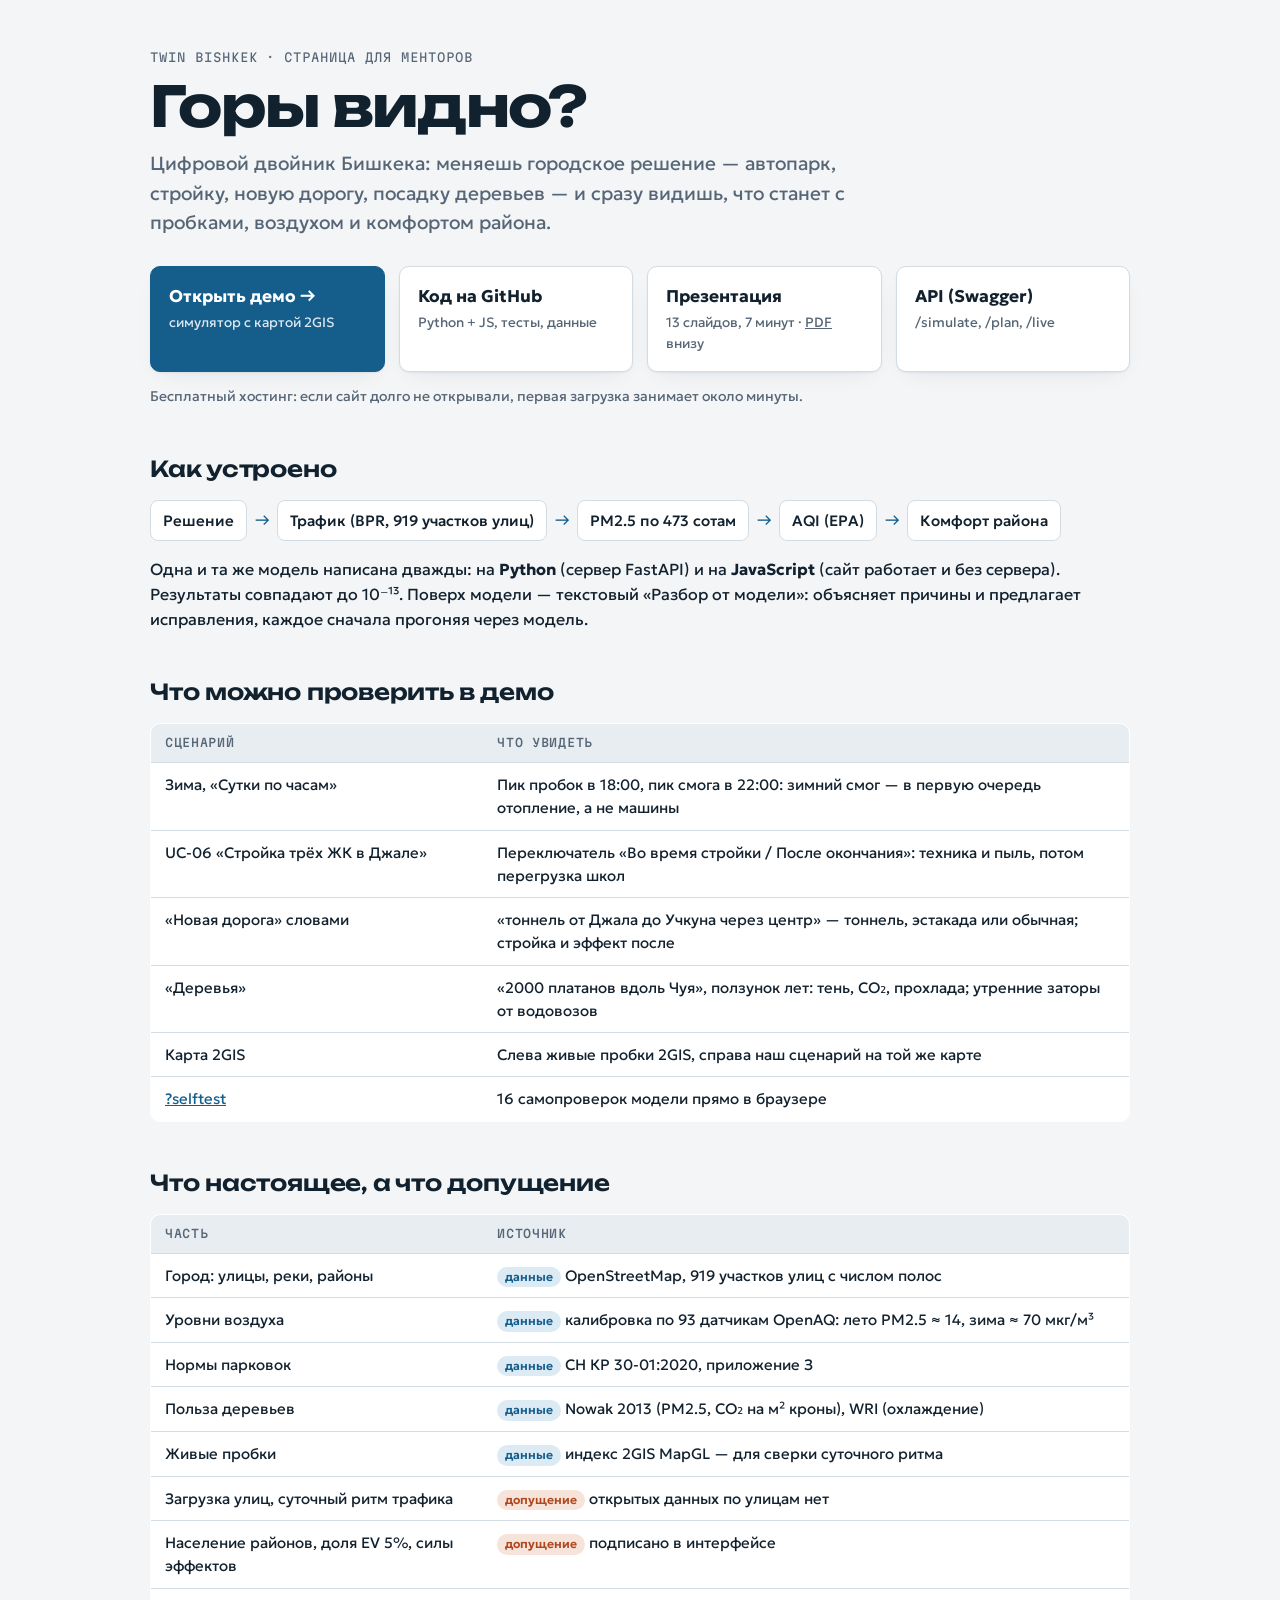
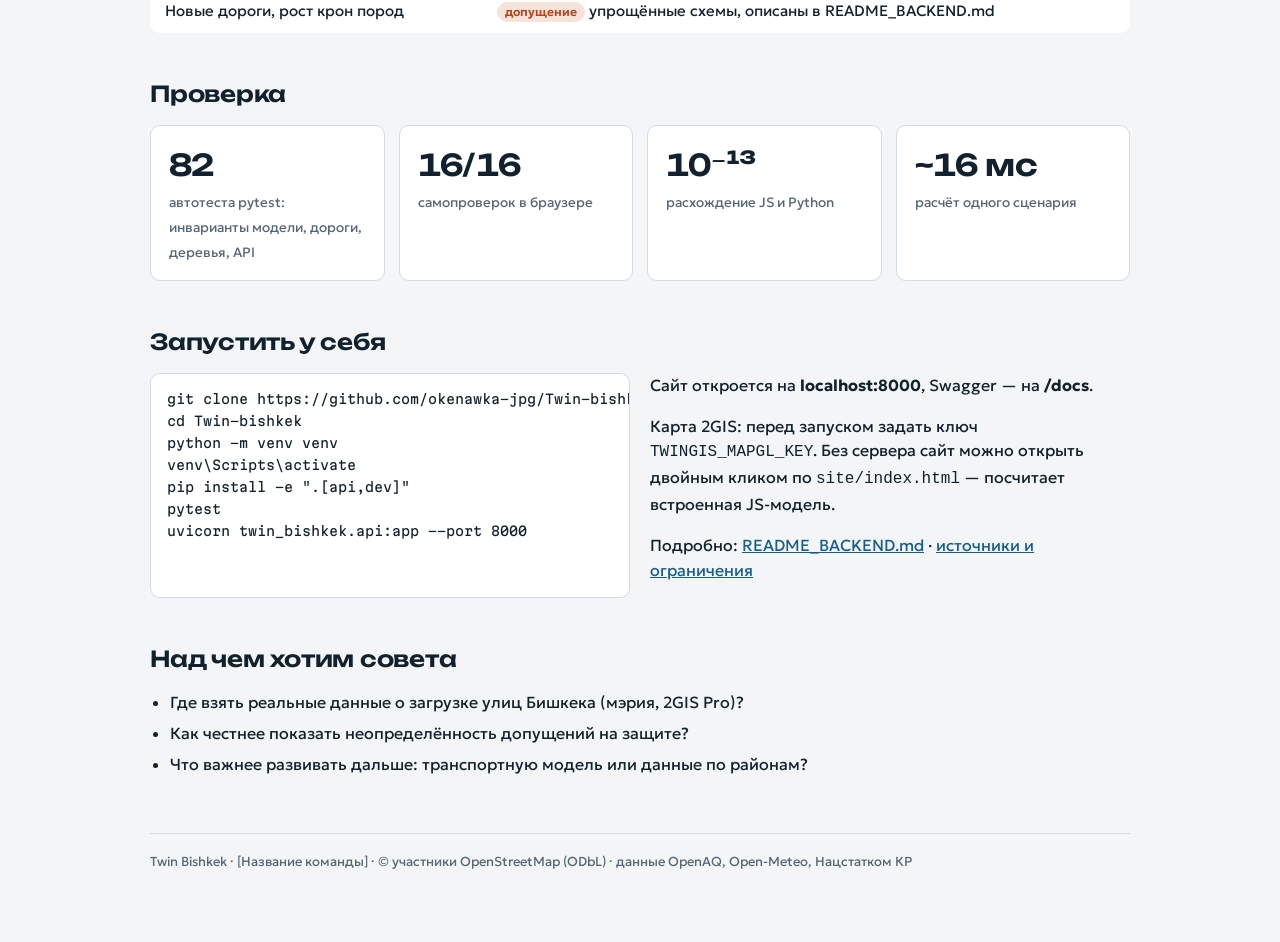
<file: site/mentors.html>
<!doctype html>
<html lang="ru">
<head>
<meta charset="utf-8">
<meta name="viewport" content="width=device-width, initial-scale=1">
<title>Twin Bishkek · для менторов</title>
<meta name="description" content="Всё о проекте Twin Bishkek на одной странице: демо, код, презентация, устройство модели, данные и ограничения.">
<link rel="preconnect" href="https://fonts.googleapis.com">
<link rel="preconnect" href="https://fonts.gstatic.com" crossorigin>
<link rel="stylesheet" href="https://fonts.googleapis.com/css2?family=Geologica:wght@300..700&family=Martian+Mono:wght@400;500&family=Unbounded:wght@400..800&display=swap">
<link rel="stylesheet" href="css/tokens.css">
<script>try { var t = localStorage.getItem('tb-theme'); if (t === 'light' || t === 'dark') document.documentElement.dataset.theme = t; } catch (e) {}</script>
<style>
  body { margin: 0; background: var(--bg); color: var(--text); font-family: var(--font-ui); font-size: 16px; line-height: 1.55; }
  .wrap { max-width: 980px; margin: 0 auto; padding: 48px 24px 72px; }
  .over { font-family: var(--font-mono); font-size: 12px; letter-spacing: .08em; text-transform: uppercase; color: var(--text-muted); margin: 0; }
  h1 { font-family: var(--font-display); font-weight: 700; font-size: clamp(36px, 6vw, 56px); line-height: 1.05; letter-spacing: -.03em; margin: 10px 0 14px; }
  h2 { font-family: var(--font-display); font-weight: 600; font-size: 22px; letter-spacing: -.01em; margin: 44px 0 14px; }
  .lead { font-size: 19px; color: var(--text-muted); max-width: 720px; margin: 0; }
  a { color: var(--accent); }
  .links { display: grid; grid-template-columns: repeat(auto-fit, minmax(210px, 1fr)); gap: 14px; margin-top: 28px; }
  .link { display: flex; flex-direction: column; gap: 4px; padding: 16px 18px; border-radius: var(--r-card); background: var(--surface); border: 1px solid var(--line); text-decoration: none; color: var(--text); box-shadow: var(--shadow-1); }
  .link:hover { border-color: var(--accent); }
  .link b { font-size: 17px; }
  .link span { font-size: 13.5px; color: var(--text-muted); }
  .link--main { background: var(--accent); border-color: var(--accent); color: var(--on-accent); }
  .link--main span { color: var(--on-accent); opacity: .85; }
  .flow { display: flex; flex-wrap: wrap; align-items: center; gap: 8px; }
  .flow span { padding: 8px 12px; border-radius: 8px; background: var(--surface); border: 1px solid var(--line); font-weight: 500; font-size: 15px; }
  .flow i { color: var(--accent); font-style: normal; }
  table { width: 100%; border-collapse: collapse; font-size: 15px; background: var(--surface); border: 1px solid var(--line); border-radius: var(--r-card); overflow: hidden; }
  th, td { text-align: left; padding: 10px 14px; border-bottom: 1px solid var(--line); vertical-align: top; }
  th { font-family: var(--font-mono); font-size: 11.5px; font-weight: 500; letter-spacing: .06em; text-transform: uppercase; color: var(--text-muted); background: var(--sunken); }
  tr:last-child td { border-bottom: 0; }
  .num { font-variant-numeric: tabular-nums; }
  .stats { display: grid; grid-template-columns: repeat(auto-fit, minmax(170px, 1fr)); gap: 14px; }
  .stat { padding: 16px 18px; border-radius: var(--r-card); background: var(--surface); border: 1px solid var(--line); }
  .stat b { display: block; font-family: var(--font-display); font-size: 30px; font-weight: 600; letter-spacing: -.02em; }
  .stat span { font-size: 13.5px; color: var(--text-muted); }
  ul { padding-left: 20px; margin: 0; } li { margin-bottom: 6px; }
  pre { margin: 0; padding: 14px 16px; border-radius: var(--r-card); background: var(--surface); border: 1px solid var(--line); font-family: var(--font-mono); font-size: 13px; line-height: 1.7; overflow-x: auto; white-space: pre; }
  .cols { display: grid; grid-template-columns: repeat(auto-fit, minmax(280px, 1fr)); gap: 20px; }
  .note { font-size: 14px; color: var(--text-muted); }
  .tag { display: inline-block; padding: 1px 8px; border-radius: 999px; font-size: 12px; font-weight: 600; }
  .tag--real { background: var(--better-soft); color: var(--better); }
  .tag--demo { background: var(--worse-soft); color: var(--worse); }
  footer { margin-top: 56px; padding-top: 18px; border-top: 1px solid var(--line); font-size: 13px; color: var(--text-muted); }
</style>
</head>
<body>
<main class="wrap">
  <p class="over">Twin Bishkek · страница для менторов</p>
  <h1>Горы видно?</h1>
  <p class="lead">Цифровой двойник Бишкека: меняешь городское решение — автопарк, стройку, новую дорогу, посадку деревьев — и сразу видишь, что станет с пробками, воздухом и комфортом района.</p>

  <div class="links">
    <a class="link link--main" href="./#/sim"><b>Открыть демо →</b><span>симулятор с картой 2GIS</span></a>
    <a class="link" href="https://github.com/okenawka-jpg/Twin-bishkek" target="_blank" rel="noopener"><b>Код на GitHub</b><span>Python + JS, тесты, данные</span></a>
    <a class="link" href="presentation.html" target="_blank" rel="noopener"><b>Презентация</b><span>13 слайдов, 7 минут · <u>PDF</u> внизу</span></a>
    <a class="link" href="./docs" target="_blank" rel="noopener"><b>API (Swagger)</b><span>/simulate, /plan, /live</span></a>
  </div>
  <p class="note">Бесплатный хостинг: если сайт долго не открывали, первая загрузка занимает около минуты.</p>

  <h2>Как устроено</h2>
  <div class="flow"><span>Решение</span><i>→</i><span>Трафик (BPR, 919 участков улиц)</span><i>→</i><span>PM2.5 по 473 сотам</span><i>→</i><span>AQI (EPA)</span><i>→</i><span>Комфорт района</span></div>
  <p>Одна и та же модель написана дважды: на <b>Python</b> (сервер FastAPI) и на <b>JavaScript</b> (сайт работает и без сервера). Результаты совпадают до 10⁻¹³. Поверх модели — текстовый «Разбор от модели»: объясняет причины и предлагает исправления, каждое сначала прогоняя через модель.</p>

  <h2>Что можно проверить в демо</h2>
  <table>
    <tr><th style="width:34%">Сценарий</th><th>Что увидеть</th></tr>
    <tr><td>Зима, «Сутки по часам»</td><td>Пик пробок в 18:00, пик смога в 22:00: зимний смог — в первую очередь отопление, а не машины</td></tr>
    <tr><td>UC-06 «Стройка трёх ЖК в Джале»</td><td>Переключатель «Во время стройки / После окончания»: техника и пыль, потом перегрузка школ</td></tr>
    <tr><td>«Новая дорога» словами</td><td>«тоннель от Джала до Учкуна через центр» — тоннель, эстакада или обычная; стройка и эффект после</td></tr>
    <tr><td>«Деревья»</td><td>«2000 платанов вдоль Чуя», ползунок лет: тень, CO₂, прохлада; утренние заторы от водовозов</td></tr>
    <tr><td>Карта 2GIS</td><td>Слева живые пробки 2GIS, справа наш сценарий на той же карте</td></tr>
    <tr><td><a href="./?selftest#/sim">?selftest</a></td><td>16 самопроверок модели прямо в браузере</td></tr>
  </table>

  <h2>Что настоящее, а что допущение</h2>
  <table>
    <tr><th style="width:34%">Часть</th><th>Источник</th></tr>
    <tr><td>Город: улицы, реки, районы</td><td><span class="tag tag--real">данные</span> OpenStreetMap, 919 участков улиц с числом полос</td></tr>
    <tr><td>Уровни воздуха</td><td><span class="tag tag--real">данные</span> калибровка по 93 датчикам OpenAQ: лето PM2.5 ≈ 14, зима ≈ 70 мкг/м³</td></tr>
    <tr><td>Нормы парковок</td><td><span class="tag tag--real">данные</span> СН КР 30-01:2020, приложение З</td></tr>
    <tr><td>Польза деревьев</td><td><span class="tag tag--real">данные</span> Nowak 2013 (PM2.5, CO₂ на м² кроны), WRI (охлаждение)</td></tr>
    <tr><td>Живые пробки</td><td><span class="tag tag--real">данные</span> индекс 2GIS MapGL — для сверки суточного ритма</td></tr>
    <tr><td>Загрузка улиц, суточный ритм трафика</td><td><span class="tag tag--demo">допущение</span> открытых данных по улицам нет</td></tr>
    <tr><td>Население районов, доля EV 5%, силы эффектов</td><td><span class="tag tag--demo">допущение</span> подписано в интерфейсе</td></tr>
    <tr><td>Новые дороги, рост крон пород</td><td><span class="tag tag--demo">допущение</span> упрощённые схемы, описаны в README_BACKEND.md</td></tr>
  </table>

  <h2>Проверка</h2>
  <div class="stats">
    <div class="stat"><b class="num">82</b><span>автотеста pytest: инварианты модели, дороги, деревья, API</span></div>
    <div class="stat"><b class="num">16/16</b><span>самопроверок в браузере</span></div>
    <div class="stat"><b class="num">10⁻¹³</b><span>расхождение JS и Python</span></div>
    <div class="stat"><b class="num">~16 мс</b><span>расчёт одного сценария</span></div>
  </div>

  <h2>Запустить у себя</h2>
  <div class="cols">
    <pre>git clone https://github.com/okenawka-jpg/Twin-bishkek
cd Twin-bishkek
python -m venv venv
venv\Scripts\activate
pip install -e ".[api,dev]"
pytest
uvicorn twin_bishkek.api:app --port 8000</pre>
    <div>
      <p style="margin-top:0">Сайт откроется на <b>localhost:8000</b>, Swagger — на <b>/docs</b>.</p>
      <p>Карта 2GIS: перед запуском задать ключ <code>TWINGIS_MAPGL_KEY</code>. Без сервера сайт можно открыть двойным кликом по <code>site/index.html</code> — посчитает встроенная JS-модель.</p>
      <p>Подробно: <a href="https://github.com/okenawka-jpg/Twin-bishkek/blob/main/README_BACKEND.md" target="_blank" rel="noopener">README_BACKEND.md</a> · <a href="https://github.com/okenawka-jpg/Twin-bishkek/tree/main/docs" target="_blank" rel="noopener">источники и ограничения</a></p>
    </div>
  </div>

  <h2>Над чем хотим совета</h2>
  <ul>
    <li>Где взять реальные данные о загрузке улиц Бишкека (мэрия, 2GIS Pro)?</li>
    <li>Как честнее показать неопределённость допущений на защите?</li>
    <li>Что важнее развивать дальше: транспортную модель или данные по районам?</li>
  </ul>

  <footer>Twin Bishkek · [Название команды] · © участники OpenStreetMap (ODbL) · данные OpenAQ, Open-Meteo, Нацстатком КР</footer>
</main>
</body>
</html>
</file>
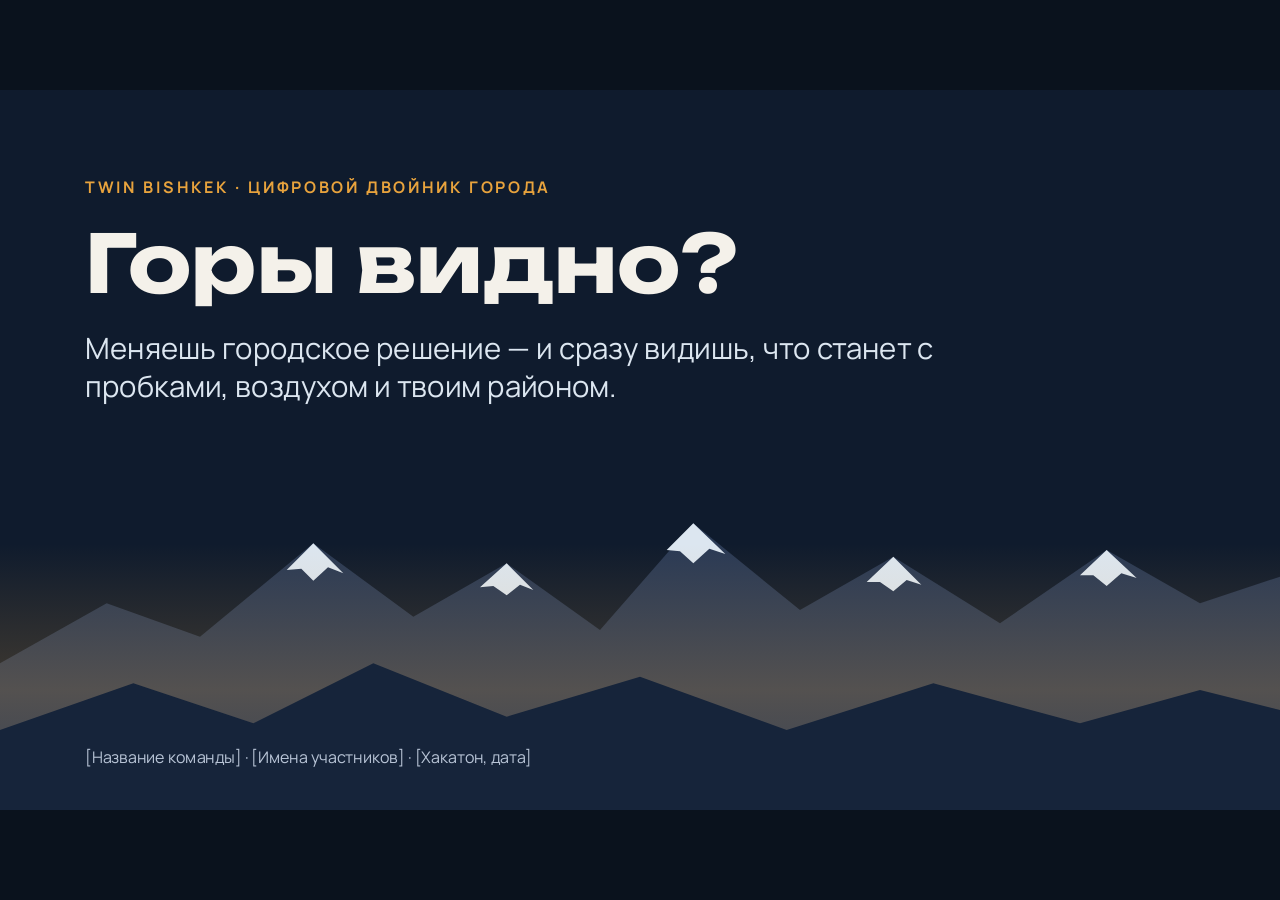
<file: site/presentation.html>
<!doctype html>
<html lang="ru">
<head>
<meta charset="utf-8">
<meta name="viewport" content="width=device-width, initial-scale=1">
<title>Twin Bishkek — презентация</title>
<style>
  /* шрифты лежат на сайте (Google Fonts, лицензия OFL): презентация и PDF не зависят от внешних серверов */
  @font-face { font-family: 'Unbounded'; font-weight: 400 800; font-display: block; src: url(fonts/unbounded-cyrillic.woff2) format('woff2'); unicode-range: U+0301, U+0400-045F, U+0490-0491, U+04B0-04B1, U+2116; }
  @font-face { font-family: 'Unbounded'; font-weight: 400 800; font-display: block; src: url(fonts/unbounded-latin.woff2) format('woff2'); unicode-range: U+0000-00FF, U+0131, U+0152-0153, U+02BB-02BC, U+02C6, U+02DA, U+02DC, U+0304, U+0308, U+0329, U+2000-206F, U+20AC, U+2122, U+2191, U+2193, U+2212, U+2215, U+FEFF, U+FFFD; }
  @font-face { font-family: 'Manrope'; font-weight: 400 800; font-display: block; src: url(fonts/manrope-cyrillic.woff2) format('woff2'); unicode-range: U+0301, U+0400-045F, U+0490-0491, U+04B0-04B1, U+2116; }
  @font-face { font-family: 'Manrope'; font-weight: 400 800; font-display: block; src: url(fonts/manrope-latin.woff2) format('woff2'); unicode-range: U+0000-00FF, U+0131, U+0152-0153, U+02BB-02BC, U+02C6, U+02DA, U+02DC, U+0304, U+0308, U+0329, U+2000-206F, U+20AC, U+2122, U+2191, U+2193, U+2212, U+2215, U+FEFF, U+FFFD; }
  html, body { margin: 0; height: 100%; background: #0A121D; overflow: hidden; }
  .stage { position: fixed; inset: 0; }
  .deck { width: 1920px; height: 1080px; position: absolute; left: 50%; top: 50%; transform-origin: center center; }
  .deck > section { position: absolute; inset: 0; width: 1920px; height: 1080px; box-sizing: border-box; overflow: hidden; visibility: hidden; }
  .deck > section.on { visibility: visible; }
  .deck section * { margin: 0; box-sizing: border-box; }
  .deck section ul { padding-left: 1.2em; }
  .deck section table { width: 100%; border-collapse: collapse; }
  .deck section th, .deck section td { padding: .35em .6em; border-bottom: 1px solid rgba(128,140,160,.35); }
  .bar { position: fixed; left: 0; right: 0; bottom: 0; display: flex; justify-content: center; align-items: center; gap: 14px; padding: 10px; font: 14px/1 Manrope, Arial, sans-serif; color: #B8C4D6; opacity: .0; transition: opacity .2s; }
  body:hover .bar { opacity: .9; }
  .bar button { font: inherit; color: #F4F1EA; background: #18283F; border: 1px solid #2A3A55; border-radius: 8px; padding: 8px 14px; cursor: pointer; }
  .bar a { color: #E8A33D; }
  @page { size: 1920px 1080px; margin: 0; }
  @media print {
    html, body { overflow: visible; height: auto; background: none; }
    .stage { position: static; display: block; }
    .deck { transform: none !important; position: static; width: auto; height: auto; }
    .deck > section { position: relative; visibility: visible; break-after: page; page-break-after: always; }
    .bar { display: none; }
  }
</style>
</head>
<body>
<div class="stage"><div class="deck" id="deck">
<section id="cover" data-transition="fade" style="background:#0F1B2D;color:#F4F1EA;font-family:'Manrope', Arial, sans-serif;padding:128px;display:flex;flex-direction:column;justify-content:flex-start;gap:36px">
<svg aria-label="Силуэт гор Ала-Тоо в янтарной дымке смога" style="position:absolute;left:0;top:560px;width:1920px;height:520px" width="1920" height="520" viewBox="0 0 1920 520"><defs><linearGradient id="haze" x1="0" y1="0" x2="0" y2="1"><stop offset="0" stop-color="#E8A33D" stop-opacity="0"/><stop offset="0.55" stop-color="#E8A33D" stop-opacity="0.22"/><stop offset="1" stop-color="#E8A33D" stop-opacity="0.05"/></linearGradient></defs><path d="M0 520 L0 300 L160 210 L300 260 L470 120 L620 230 L760 150 L900 250 L1040 90 L1200 220 L1340 140 L1500 240 L1660 130 L1800 210 L1920 170 L1920 520 Z" fill="#2A3A55"/><path d="M430 160 L470 120 L515 165 L492 156 L470 176 L452 158 Z" fill="#DCE6F0"/><path d="M1000 130 L1040 90 L1088 136 L1064 128 L1040 150 L1020 132 Z" fill="#DCE6F0"/><path d="M1300 178 L1340 140 L1382 182 L1360 175 L1340 192 L1320 178 Z" fill="#DCE6F0"/><path d="M1620 168 L1660 130 L1705 172 L1682 165 L1660 184 L1640 168 Z" fill="#DCE6F0"/><path d="M720 186 L760 150 L800 190 L780 182 L760 198 L740 184 Z" fill="#DCE6F0"/><rect x="0" y="120" width="1920" height="400" fill="url(#haze)"/><path d="M0 520 L0 400 L200 330 L380 390 L560 300 L760 380 L960 320 L1180 400 L1400 330 L1620 390 L1800 340 L1920 370 L1920 520 Z" fill="#16243A"/></svg>
<p style="font-size:24px;font-weight:700;letter-spacing:4px;text-transform:uppercase;color:#E8A33D">Twin Bishkek · цифровой двойник города</p>
<h1 style="font-family:'Unbounded', Arial, sans-serif;font-size:120px;font-weight:700;line-height:1.05;color:#F4F1EA">Горы видно?</h1>
<p style="font-size:44px;line-height:1.3;color:#DCE6F0;width:1300px">Меняешь городское решение — и сразу видишь, что станет с пробками, воздухом и твоим районом.</p>
<p style="position:absolute;left:128px;bottom:64px;width:1664px;font-size:24px;color:#B8C4D6">[Название команды] · [Имена участников] · [Хакатон, дата]</p>

</section>
<section id="problem" data-transition="fade" style="background:#F4F1EA;color:#0F1B2D;font-family:'Manrope', Arial, sans-serif;padding:128px 128px 160px;display:flex;flex-direction:column;gap:48px">
<p style="font-size:24px;font-weight:700;letter-spacing:4px;text-transform:uppercase;color:#A85A12">Проблема</p>
<h2 style="font-family:'Unbounded', Arial, sans-serif;font-size:56px;font-weight:700;line-height:1.15;color:#0F1B2D">Зимой Бишкек тонет в смоге, а город принимает решения вслепую</h2>
<div style="display:flex;gap:32px">
<div style="flex:1;display:flex;flex-direction:column;gap:12px;background:#FFFDF8;border:1px solid #E2DDD2;border-radius:24px;padding:40px">
<p style="font-family:'Unbounded', Arial, sans-serif;font-size:96px;font-weight:700;line-height:1;color:#1F7A70">14</p>
<p style="font-size:32px;font-weight:700">мкг/м³ PM2.5 летом</p>
<p style="font-size:24px;color:#4A5568">AQI 59 — «умеренно», горы видно</p>
</div>
<div style="flex:1;display:flex;flex-direction:column;gap:12px;background:#0F1B2D;border-radius:24px;padding:40px">
<p style="font-family:'Unbounded', Arial, sans-serif;font-size:96px;font-weight:700;line-height:1;color:#E8A33D">70</p>
<p style="font-size:32px;font-weight:700;color:#F4F1EA">мкг/м³ PM2.5 зимой</p>
<p style="font-size:24px;color:#B8C4D6">AQI 160 — «вредно», в 5 раз грязнее лета</p>
</div>
<div style="flex:1.2;display:flex;flex-direction:column;justify-content:center;gap:16px;padding:8px 0 8px 16px">
<p style="font-size:32px;line-height:1.35;font-weight:700">Новый ЖК, дорога, вырубка или квота на машины меняют пробки и воздух.</p>
<p style="font-size:28px;line-height:1.4;color:#4A5568">Но увидеть последствия заранее сейчас негде: решения принимают на глаз.</p>
</div>
</div>
<p style="position:absolute;left:128px;bottom:64px;width:1664px;font-size:24px;color:#4A5568">02 · Наземные датчики OpenAQ: 93 датчика, ~192 тыс. часовых значений</p>

</section>
<section id="cascade" data-transition="fade" style="background:#0F1B2D;color:#F4F1EA;font-family:'Manrope', Arial, sans-serif;padding:128px 128px 160px;display:flex;flex-direction:column;gap:56px">
<p style="font-size:24px;font-weight:700;letter-spacing:4px;text-transform:uppercase;color:#E8A33D">Идея</p>
<h2 style="font-family:'Unbounded', Arial, sans-serif;font-size:56px;font-weight:700;line-height:1.15">Одна цепочка от решения до твоего района</h2>
<div style="display:flex;align-items:center;gap:16px">
<div style="flex:1;display:flex;flex-direction:column;gap:12px;background:#E8A33D;border-radius:20px;padding:32px 24px">
<p style="font-size:32px;font-weight:800;color:#0F1B2D">Решение</p>
<p style="font-size:24px;line-height:1.35;color:#0F1B2D">машины, стройка, дорога, деревья</p>
</div>
<svg width="56" height="28" viewBox="0 0 56 28" aria-hidden="true" style="flex:none"><path d="M0 9h34V0l22 14-22 14v-9H0z" fill="#B8C4D6"/></svg>
<div style="flex:1;display:flex;flex-direction:column;gap:12px;background:#18283F;border:1px solid #2A3A55;border-radius:20px;padding:32px 24px">
<p style="font-size:32px;font-weight:800">Трафик</p>
<p style="font-size:24px;line-height:1.35;color:#B8C4D6">919 участков улиц из OSM</p>
</div>
<svg width="56" height="28" viewBox="0 0 56 28" aria-hidden="true" style="flex:none"><path d="M0 9h34V0l22 14-22 14v-9H0z" fill="#B8C4D6"/></svg>
<div style="flex:1;display:flex;flex-direction:column;gap:12px;background:#18283F;border:1px solid #2A3A55;border-radius:20px;padding:32px 24px">
<p style="font-size:32px;font-weight:800">PM2.5</p>
<p style="font-size:24px;line-height:1.35;color:#B8C4D6">выхлоп и отопление по сотам</p>
</div>
<svg width="56" height="28" viewBox="0 0 56 28" aria-hidden="true" style="flex:none"><path d="M0 9h34V0l22 14-22 14v-9H0z" fill="#B8C4D6"/></svg>
<div style="flex:1;display:flex;flex-direction:column;gap:12px;background:#18283F;border:1px solid #2A3A55;border-radius:20px;padding:32px 24px">
<p style="font-size:32px;font-weight:800">AQI</p>
<p style="font-size:24px;line-height:1.35;color:#B8C4D6">шкала EPA, видно ли горы</p>
</div>
<svg width="56" height="28" viewBox="0 0 56 28" aria-hidden="true" style="flex:none"><path d="M0 9h34V0l22 14-22 14v-9H0z" fill="#B8C4D6"/></svg>
<div style="flex:1;display:flex;flex-direction:column;gap:12px;background:#3FB6A8;border-radius:20px;padding:32px 24px">
<p style="font-size:32px;font-weight:800;color:#0F1B2D">Район</p>
<p style="font-size:24px;line-height:1.35;color:#0F1B2D">комфорт, школы, зелень</p>
</div>
</div>
<p style="font-size:32px;line-height:1.4;color:#DCE6F0;width:1500px">Сценарий считается за миллисекунды — двигаешь ползунок, и карта из 473 сот, панорама гор и текстовый разбор меняются сразу.</p>
<p style="position:absolute;left:128px;bottom:64px;width:1664px;font-size:24px;color:#B8C4D6">03 · Twin Bishkek</p>

</section>
<section id="levers" data-transition="fade" style="background:#F4F1EA;color:#0F1B2D;font-family:'Manrope', Arial, sans-serif;padding:128px 128px 160px;display:flex;flex-direction:column;gap:48px">
<p style="font-size:24px;font-weight:700;letter-spacing:4px;text-transform:uppercase;color:#A85A12">Что можно поменять</p>
<h2 style="font-family:'Unbounded', Arial, sans-serif;font-size:56px;font-weight:700;line-height:1.15">Любое решение города — и его последствия</h2>
<div style="display:grid;grid-template-columns:1fr 1fr 1fr;gap:24px">
<div style="display:flex;flex-direction:column;gap:10px;background:#FFFDF8;border:1px solid #E2DDD2;border-radius:20px;padding:32px">
<p style="font-size:24px;font-weight:800;color:#A85A12">01</p>
<p style="font-size:32px;font-weight:800">Машины</p>
<p style="font-size:24px;line-height:1.35;color:#4A5568">рост автопарка, доля электромобилей</p>
</div>
<div style="display:flex;flex-direction:column;gap:10px;background:#FFFDF8;border:1px solid #E2DDD2;border-radius:20px;padding:32px">
<p style="font-size:24px;font-weight:800;color:#A85A12">02</p>
<p style="font-size:32px;font-weight:800">Застройка</p>
<p style="font-size:24px;line-height:1.35;color:#4A5568">ЖК, ТЦ, парк: во время стройки и после, парковки по СН КР</p>
</div>
<div style="display:flex;flex-direction:column;gap:10px;background:#FFFDF8;border:1px solid #E2DDD2;border-radius:20px;padding:32px">
<p style="font-size:24px;font-weight:800;color:#A85A12">03</p>
<p style="font-size:32px;font-weight:800">Новая дорога</p>
<p style="font-size:24px;line-height:1.35;color:#4A5568">тоннель, эстакада или обычная — кликами по карте или словами</p>
</div>
<div style="display:flex;flex-direction:column;gap:10px;background:#FFFDF8;border:1px solid #E2DDD2;border-radius:20px;padding:32px">
<p style="font-size:24px;font-weight:800;color:#A85A12">04</p>
<p style="font-size:32px;font-weight:800">Деревья</p>
<p style="font-size:24px;line-height:1.35;color:#4A5568">9 пород, количество, сколько лет прошло после посадки</p>
</div>
<div style="display:flex;flex-direction:column;gap:10px;background:#FFFDF8;border:1px solid #E2DDD2;border-radius:20px;padding:32px">
<p style="font-size:24px;font-weight:800;color:#A85A12">05</p>
<p style="font-size:32px;font-weight:800">События</p>
<p style="font-size:24px;line-height:1.35;color:#4A5568">матч на «Бишкек Арене», ремонт моста, перекрытие улицы</p>
</div>
<div style="display:flex;flex-direction:column;gap:10px;background:#0F1B2D;border-radius:20px;padding:32px">
<p style="font-size:24px;font-weight:800;color:#E8A33D">06</p>
<p style="font-size:32px;font-weight:800;color:#F4F1EA">Время</p>
<p style="font-size:24px;line-height:1.35;color:#B8C4D6">час суток, сезон и план работ по месяцам</p>
</div>
</div>
<p style="position:absolute;left:128px;bottom:64px;width:1664px;font-size:24px;color:#4A5568">04 · Всё это — в одном экране «Симулятор»</p>

</section>
<section id="insight" data-transition="fade" style="background:#0F1B2D;color:#F4F1EA;font-family:'Manrope', Arial, sans-serif;padding:128px 128px 160px;display:flex;flex-direction:column;gap:48px">
<p style="font-size:24px;font-weight:700;letter-spacing:4px;text-transform:uppercase;color:#E8A33D">Находка модели · зима</p>
<h2 style="font-family:'Unbounded', Arial, sans-serif;font-size:56px;font-weight:700;line-height:1.15">Пробки и смог пикуют в разное время</h2>
<div style="display:flex;gap:32px">
<div style="flex:1;display:flex;flex-direction:column;gap:12px;background:#18283F;border:1px solid #2A3A55;border-radius:24px;padding:40px">
<p style="font-family:'Unbounded', Arial, sans-serif;font-size:96px;font-weight:700;line-height:1;color:#F4F1EA">18:00</p>
<p style="font-size:32px;font-weight:700">пик пробок</p>
<p style="font-size:28px;line-height:1.35;color:#B8C4D6">задержка в пути ~19 мин, центр красный</p>
</div>
<div style="flex:1;display:flex;flex-direction:column;gap:12px;background:#18283F;border:2px solid #E8A33D;border-radius:24px;padding:40px">
<p style="font-family:'Unbounded', Arial, sans-serif;font-size:96px;font-weight:700;line-height:1;color:#E8A33D">22:00</p>
<p style="font-size:32px;font-weight:700">пик смога</p>
<p style="font-size:28px;line-height:1.35;color:#B8C4D6">AQI 179 против 146 днём в 15:00 — а пробок уже нет</p>
</div>
</div>
<p style="font-size:36px;line-height:1.35;font-weight:700;color:#F4F1EA;width:1600px">Зимний смог — это прежде всего отопление и ночная инверсия. Одними мерами по машинам горы не вернуть.</p>
<p style="position:absolute;left:128px;bottom:64px;width:1664px;font-size:24px;color:#B8C4D6">05 · Ритм воздуха — реальные почасовые данные OpenAQ; ритм трафика — допущение</p>

</section>
<section id="build" data-transition="fade" style="background:#F4F1EA;color:#0F1B2D;font-family:'Manrope', Arial, sans-serif;padding:128px 128px 160px;display:flex;flex-direction:column;gap:48px">
<p style="font-size:24px;font-weight:700;letter-spacing:4px;text-transform:uppercase;color:#A85A12">Сценарий · три ЖК в Джале</p>
<h2 style="font-family:'Unbounded', Arial, sans-serif;font-size:56px;font-weight:700;line-height:1.15">Стройка и жизнь после неё — это два разных города</h2>
<div style="display:flex;gap:32px">
<div style="flex:1;display:flex;flex-direction:column;gap:16px;background:#FFFDF8;border-top:8px solid #E8A33D;border-radius:20px;padding:40px">
<p style="font-size:32px;font-weight:800">Во время стройки</p>
<p style="font-size:28px;line-height:1.4;color:#4A5568">Техника, сужение проезда, пыль. Жителей ещё нет.</p>
<p style="font-size:28px;line-height:1.4"><b>Задержка в Джале:</b> 7,5 → 10,3 мин</p>
<p style="font-size:28px;line-height:1.4"><b>AQI района:</b> 62 → 67</p>
</div>
<div style="flex:1;display:flex;flex-direction:column;gap:16px;background:#FFFDF8;border-top:8px solid #1F7A70;border-radius:20px;padding:40px">
<p style="font-size:32px;font-weight:800">После заселения</p>
<p style="font-size:28px;line-height:1.4;color:#4A5568">≈12 тыс. новых жителей и их машины.</p>
<p style="font-size:28px;line-height:1.4"><b>Задержка в Джале:</b> 12,3 мин</p>
<p style="font-size:28px;line-height:1.4"><b>Школы:</b> 98% → 110% · <b>комфорт:</b> 78 → 70</p>
</div>
</div>
<p style="font-size:28px;line-height:1.4;color:#4A5568;width:1600px">На сайте — переключатель «Во время стройки / После окончания» и план работ по месяцам. Нормы парковок — из СН КР 30-01:2020.</p>
<p style="position:absolute;left:128px;bottom:64px;width:1664px;font-size:24px;color:#4A5568">06 · Коэффициенты стройки — допущения модели</p>

</section>
<section id="road" data-transition="fade" style="background:#0F1B2D;color:#F4F1EA;font-family:'Manrope', Arial, sans-serif;padding:128px 128px 160px;display:flex;flex-direction:column;gap:44px">
<p style="font-size:24px;font-weight:700;letter-spacing:4px;text-transform:uppercase;color:#E8A33D">Сценарий · новая дорога запад — восток через центр</p>
<h2 style="font-family:'Unbounded', Arial, sans-serif;font-size:56px;font-weight:700;line-height:1.15">Тоннель, эстакада или обычная дорога?</h2>
<table style="font-size:32px;color:#F4F1EA;font-family:'Manrope', Arial, sans-serif">
<tr><th style="width:28%;text-align:left;color:#B8C4D6">Тип</th><th style="width:24%;text-align:right;color:#B8C4D6">Пока строят</th><th style="width:24%;text-align:right;color:#B8C4D6">После открытия</th><th style="width:24%;text-align:right;color:#B8C4D6">Воздух, AQI</th></tr>
<tr style="background:#18283F"><td style="text-align:left"><b>Тоннель</b></td><td style="text-align:right">+0,9 мин</td><td style="text-align:right;color:#3FB6A8">−1,8 мин</td><td style="text-align:right;color:#3FB6A8">−0,4</td></tr>
<tr><td style="text-align:left"><b>Эстакада</b></td><td style="text-align:right">+2,3 мин</td><td style="text-align:right;color:#3FB6A8">−1,8 мин</td><td style="text-align:right;color:#E8A33D">+0,5</td></tr>
<tr><td style="text-align:left"><b>Обычная</b></td><td style="text-align:right;color:#E8A33D">+3,2 мин</td><td style="text-align:right;color:#3FB6A8">−1,1 мин</td><td style="text-align:right;color:#E8A33D">+0,7</td></tr>
</table>
<p style="font-size:32px;line-height:1.4;color:#DCE6F0;width:1600px">В час пик 18:00 тоннель экономит <b>3,7 мин</b> на каждую поездку. Трассу рисуют кликами по карте или пишут словами: «тоннель от Джала до Учкуна через центр».</p>
<p style="position:absolute;left:128px;bottom:64px;width:1664px;font-size:24px;color:#B8C4D6">07 · Задержка — средняя по городу, лето; коэффициенты дорог — допущения модели</p>

</section>
<section id="trees" data-transition="fade" style="background:#F4F1EA;color:#0F1B2D;font-family:'Manrope', Arial, sans-serif;padding:128px 128px 160px;display:flex;flex-direction:column;gap:40px">
<p style="font-size:24px;font-weight:700;letter-spacing:4px;text-transform:uppercase;color:#A85A12">Сценарий · 2000 платанов вдоль проспекта Чуй</p>
<h2 style="font-family:'Unbounded', Arial, sans-serif;font-size:56px;font-weight:700;line-height:1.15">Деревья: польза растёт годами</h2>
<table style="font-size:32px;color:#0F1B2D;font-family:'Manrope', Arial, sans-serif">
<tr><th style="width:25%;text-align:left;color:#4A5568">Через</th><th style="width:20%;text-align:right;color:#4A5568">Крона</th><th style="width:30%;text-align:right;color:#4A5568">Тень</th><th style="width:25%;text-align:right;color:#4A5568">CO₂ в год</th></tr>
<tr><td style="text-align:left">посадили</td><td style="text-align:right">1,5 м</td><td style="text-align:right">3,5 тыс. м²</td><td style="text-align:right">3,6 т</td></tr>
<tr><td style="text-align:left">5 лет</td><td style="text-align:right">7,1 м</td><td style="text-align:right">80 тыс. м²</td><td style="text-align:right">82 т</td></tr>
<tr style="background:#E6EFE9"><td style="text-align:left"><b>15 лет</b></td><td style="text-align:right"><b>13,3 м</b></td><td style="text-align:right"><b>277 тыс. м²</b></td><td style="text-align:right"><b>285 т</b></td></tr>
</table>
<div style="display:flex;gap:32px">
<div style="flex:1;display:flex;flex-direction:column;gap:8px">
<p style="font-size:28px;font-weight:800">Честный вывод</p>
<p style="font-size:24px;line-height:1.4;color:#4A5568">AQI деревья почти не меняют — так говорят и исследования. Их сила — тень, прохлада, зелень на жителя и CO₂.</p>
</div>
<div style="flex:1;display:flex;flex-direction:column;gap:8px">
<p style="font-size:28px;font-weight:800">Цена молодости</p>
<p style="font-size:24px;line-height:1.4;color:#4A5568">~20 рейсов водовоза в неделю летом; утром у трассы местами заторы — модель их показывает.</p>
</div>
</div>
<p style="position:absolute;left:128px;bottom:64px;width:1664px;font-size:24px;color:#4A5568">08 · CO₂ и пыль на м² кроны — Nowak 2013; прохлада — WRI; рост крон пород — допущение</p>

</section>
<section id="explain" data-transition="fade" style="background:#0F1B2D;color:#F4F1EA;font-family:'Manrope', Arial, sans-serif;padding:128px 128px 160px;display:flex;flex-direction:column;gap:44px">
<p style="font-size:24px;font-weight:700;letter-spacing:4px;text-transform:uppercase;color:#E8A33D">Разбор от модели</p>
<h2 style="font-family:'Unbounded', Arial, sans-serif;font-size:56px;font-weight:700;line-height:1.15">Модель объясняет словами и предлагает, как исправить</h2>
<div style="display:flex;gap:32px">
<div style="flex:1.3;display:flex;flex-direction:column;gap:16px;background:#18283F;border-left:6px solid #E8A33D;border-radius:0 20px 20px 0;padding:36px">
<p style="font-size:24px;font-weight:800;color:#E8A33D">СЕЙЧАС · стройка обычной дороги</p>
<p style="font-size:26px;line-height:1.45;color:#DCE6F0">«Вдоль трассы перекопано и сужено. Для города: задержка +2,5 мин; сильнее всего задет Аламедин-1 (+4,7 мин).»</p>
<p style="font-size:24px;font-weight:800;color:#3FB6A8">ПОСЛЕ открытия</p>
<p style="font-size:26px;line-height:1.45;color:#DCE6F0">«Задержка −1,2 мин к сегодняшнему, дорога загружена на 88%.»</p>
</div>
<div style="flex:1;display:flex;flex-direction:column;gap:16px;background:#F4F1EA;border-radius:20px;padding:36px">
<p style="font-size:24px;font-weight:800;color:#A85A12">ЧТО МОЖНО СДЕЛАТЬ</p>
<p style="font-size:30px;line-height:1.3;font-weight:800;color:#0F1B2D">Сделать дорогу тоннелем</p>
<p style="font-size:26px;line-height:1.4;color:#1F7A70"><b>Проверено моделью:</b> задержка −1,7 мин</p>
<p style="font-size:24px;font-weight:700;color:#F4F1EA;background:#1F7A70;border-radius:12px;padding:10px 20px;align-self:flex-start">Применить</p>
</div>
</div>
<p style="font-size:28px;line-height:1.4;color:#B8C4D6;width:1600px">Каждый совет сначала прогоняется через модель: показываем только то, что реально помогает. Без выдумок — одинаково при каждом запуске.</p>
<p style="position:absolute;left:128px;bottom:64px;width:1664px;font-size:24px;color:#B8C4D6">09 · Тексты собираются по правилам из чисел модели</p>

</section>
<section id="data" data-transition="fade" style="background:#F4F1EA;color:#0F1B2D;font-family:'Manrope', Arial, sans-serif;padding:128px 128px 160px;display:flex;flex-direction:column;gap:48px">
<p style="font-size:24px;font-weight:700;letter-spacing:4px;text-transform:uppercase;color:#A85A12">Данные</p>
<h2 style="font-family:'Unbounded', Arial, sans-serif;font-size:56px;font-weight:700;line-height:1.15">Настоящий город и настоящие датчики</h2>
<div style="display:grid;grid-template-columns:1fr 1fr 1fr;gap:24px">
<div style="display:flex;flex-direction:column;gap:8px;background:#FFFDF8;border:1px solid #E2DDD2;border-radius:20px;padding:28px">
<p style="font-size:28px;font-weight:800">OpenAQ</p>
<p style="font-size:24px;line-height:1.35;color:#4A5568">93 датчика, ~192 тыс. часовых значений: калибровка лета и зимы</p>
</div>
<div style="display:flex;flex-direction:column;gap:8px;background:#FFFDF8;border:1px solid #E2DDD2;border-radius:20px;padding:28px">
<p style="font-size:28px;font-weight:800">OpenStreetMap</p>
<p style="font-size:24px;line-height:1.35;color:#4A5568">919 участков улиц с полосами, реки, мосты, 13 районов</p>
</div>
<div style="display:flex;flex-direction:column;gap:8px;background:#FFFDF8;border:1px solid #E2DDD2;border-radius:20px;padding:28px">
<p style="font-size:28px;font-weight:800">2GIS MapGL</p>
<p style="font-size:24px;line-height:1.35;color:#4A5568">живые пробки рядом с моделью, сверка суточного ритма</p>
</div>
<div style="display:flex;flex-direction:column;gap:8px;background:#FFFDF8;border:1px solid #E2DDD2;border-radius:20px;padding:28px">
<p style="font-size:28px;font-weight:800">Open-Meteo</p>
<p style="font-size:24px;line-height:1.35;color:#4A5568">погода; модель CAMS отвергли — зимой 20 вместо 83 мкг/м³</p>
</div>
<div style="display:flex;flex-direction:column;gap:8px;background:#FFFDF8;border:1px solid #E2DDD2;border-radius:20px;padding:28px">
<p style="font-size:28px;font-weight:800">СН КР 30-01:2020</p>
<p style="font-size:24px;line-height:1.35;color:#4A5568">нормы парковок для ЖК, ТЦ и развлечений</p>
</div>
<div style="display:flex;flex-direction:column;gap:8px;background:#FFFDF8;border:1px solid #E2DDD2;border-radius:20px;padding:28px">
<p style="font-size:28px;font-weight:800">Nowak 2013, WRI</p>
<p style="font-size:24px;line-height:1.35;color:#4A5568">пыль, CO₂ и прохлада от крон деревьев</p>
</div>
</div>
<p style="position:absolute;left:128px;bottom:64px;width:1664px;font-size:24px;color:#4A5568">10 · © участники OpenStreetMap (ODbL) · Данные Нацстаткома КР · OpenAQ · Open-Meteo</p>

</section>
<section id="trust" data-transition="fade" style="background:#E8A33D;color:#0F1B2D;font-family:'Manrope', Arial, sans-serif;padding:128px 128px 160px;display:flex;flex-direction:column;gap:56px">
<p style="font-size:24px;font-weight:700;letter-spacing:4px;text-transform:uppercase;color:#0F1B2D">Проверка</p>
<h2 style="font-family:'Unbounded', Arial, sans-serif;font-size:56px;font-weight:700;line-height:1.15">Модели можно верить — мы её проверяем</h2>
<div style="display:grid;grid-template-columns:1fr 1fr 1fr 1fr;gap:32px">
<div style="display:flex;flex-direction:column;gap:12px">
<p style="font-family:'Unbounded', Arial, sans-serif;font-size:96px;font-weight:700;line-height:1">82</p>
<p style="font-size:28px;line-height:1.35">автотеста на здравый смысл: EV не убирает пробки, стройка хуже, тоннель чище</p>
</div>
<div style="display:flex;flex-direction:column;gap:12px">
<p style="font-family:'Unbounded', Arial, sans-serif;font-size:96px;font-weight:700;line-height:1">16/16</p>
<p style="font-size:28px;line-height:1.35">самопроверок прямо в браузере</p>
</div>
<div style="display:flex;flex-direction:column;gap:12px">
<p style="font-family:'Unbounded', Arial, sans-serif;font-size:96px;font-weight:700;line-height:1">10⁻¹³</p>
<p style="font-size:28px;line-height:1.35">расхождение расчёта в браузере и на Python</p>
</div>
<div style="display:flex;flex-direction:column;gap:12px">
<p style="font-family:'Unbounded', Arial, sans-serif;font-size:96px;font-weight:700;line-height:1">~16</p>
<p style="font-size:28px;line-height:1.35">мс на сценарий — работает даже без интернета</p>
</div>
</div>
<p style="position:absolute;left:128px;bottom:64px;width:1664px;font-size:24px;color:#0F1B2D">11 · pytest + самопроверка ?selftest; калибровка: лето 14, зима 70 мкг/м³</p>

</section>
<section id="next" data-transition="fade" style="background:#F4F1EA;color:#0F1B2D;font-family:'Manrope', Arial, sans-serif;padding:128px 128px 160px;display:flex;flex-direction:column;gap:48px">
<p style="font-size:24px;font-weight:700;letter-spacing:4px;text-transform:uppercase;color:#A85A12">Честно</p>
<h2 style="font-family:'Unbounded', Arial, sans-serif;font-size:56px;font-weight:700;line-height:1.15">Что пока допущение — и что дальше</h2>
<div style="display:flex;gap:48px">
<div style="flex:1;display:flex;flex-direction:column;gap:20px">
<p style="font-size:32px;font-weight:800">Ограничения</p>
<ul style="font-size:28px;line-height:1.4;color:#4A5568">
<li>Пробки — расчёт модели, не замеры по каждой улице</li>
<li>Население районов, доля электромобилей, силы эффектов — допущения</li>
<li>Новые дороги — упрощённая схема без полного распределения поездок</li>
</ul>
</div>
<div style="flex:1;display:flex;flex-direction:column;gap:20px">
<p style="font-size:32px;font-weight:800;color:#1F7A70">Дальше</p>
<ul style="font-size:28px;line-height:1.4;color:#4A5568">
<li>2GIS: API живых пробок уже подключён, дальше — данные по каждой улице</li>
<li>Прогноз смога на сутки на сайте и модуль отопления на угле</li>
<li>Общественный транспорт, ИИ-ассистент и пилот с мэрией</li>
</ul>
</div>
</div>
<p style="position:absolute;left:128px;bottom:64px;width:1664px;font-size:24px;color:#4A5568">12 · Все допущения подписаны в интерфейсе и в docs/ИСТОЧНИКИ_И_ОГРАНИЧЕНИЯ.md</p>

</section>
<section id="close" data-transition="fade" style="background:#0F1B2D;color:#F4F1EA;font-family:'Manrope', Arial, sans-serif;padding:128px;display:flex;flex-direction:column;justify-content:flex-start;gap:36px">
<svg aria-label="Силуэт гор Ала-Тоо под чистым небом" style="position:absolute;left:0;top:560px;width:1920px;height:520px" width="1920" height="520" viewBox="0 0 1920 520"><path d="M0 520 L0 300 L160 210 L300 260 L470 120 L620 230 L760 150 L900 250 L1040 90 L1200 220 L1340 140 L1500 240 L1660 130 L1800 210 L1920 170 L1920 520 Z" fill="#3A5478"/><path d="M430 160 L470 120 L515 165 L492 156 L470 176 L452 158 Z" fill="#F4F1EA"/><path d="M1000 130 L1040 90 L1088 136 L1064 128 L1040 150 L1020 132 Z" fill="#F4F1EA"/><path d="M1300 178 L1340 140 L1382 182 L1360 175 L1340 192 L1320 178 Z" fill="#F4F1EA"/><path d="M1620 168 L1660 130 L1705 172 L1682 165 L1660 184 L1640 168 Z" fill="#F4F1EA"/><path d="M720 186 L760 150 L800 190 L780 182 L760 198 L740 184 Z" fill="#F4F1EA"/><path d="M0 520 L0 400 L200 330 L380 390 L560 300 L760 380 L960 320 L1180 400 L1400 330 L1620 390 L1800 340 L1920 370 L1920 520 Z" fill="#1F7A70"/></svg>
<p style="font-size:24px;font-weight:700;letter-spacing:4px;text-transform:uppercase;color:#3FB6A8">Twin Bishkek</p>
<h1 style="font-family:'Unbounded', Arial, sans-serif;font-size:96px;font-weight:700;line-height:1.1;width:1500px">Горы видно? Теперь это можно проверить до решения.</h1>
<p style="font-size:44px;color:#DCE6F0">Спасибо! Готовы показать любой ваш сценарий вживую.</p>
<p style="position:absolute;left:128px;bottom:64px;width:1664px;font-size:24px;color:#DCE6F0">Демо: twin-bishkek.onrender.com · Код: github.com/okenawka-jpg/Twin-bishkek</p>

</section>
</div></div>
<div class="bar"><button id="prev" aria-label="Назад">←</button><span id="num"></span><button id="next" aria-label="Вперёд">→</button><button id="fs">На весь экран</button><a href="presentation.pdf">PDF</a><a href="./">Сайт</a></div>
<script>
  const S = [...document.querySelectorAll('#deck > section')];
  let i = Math.max(0, Math.min(S.length - 1, (parseInt(location.hash.slice(1), 10) || 1) - 1));
  const fit = () => { const k = Math.min(innerWidth / 1920, innerHeight / 1080); document.getElementById('deck').style.transform = 'translate(-50%, -50%) scale(' + k + ')'; };
  const show = (n) => { i = Math.max(0, Math.min(S.length - 1, n)); S.forEach((s, j) => s.classList.toggle('on', j === i)); document.getElementById('num').textContent = (i + 1) + ' / ' + S.length; history.replaceState(null, '', '#' + (i + 1)); };
  addEventListener('resize', fit);
  addEventListener('keydown', (e) => {
    if (['ArrowRight', 'PageDown', ' ', 'Enter'].includes(e.key)) { e.preventDefault(); show(i + 1); }
    if (['ArrowLeft', 'PageUp', 'Backspace'].includes(e.key)) { e.preventDefault(); show(i - 1); }
    if (e.key === 'Home') show(0);
    if (e.key === 'End') show(S.length - 1);
    if (e.key === 'f') document.documentElement.requestFullscreen && document.documentElement.requestFullscreen();
  });
  document.getElementById('prev').onclick = () => show(i - 1);
  document.getElementById('next').onclick = () => show(i + 1);
  document.getElementById('fs').onclick = () => document.documentElement.requestFullscreen && document.documentElement.requestFullscreen();
  document.querySelector('.stage').addEventListener('click', (e) => { if (e.clientX > innerWidth / 2) show(i + 1); else show(i - 1); });
  fit(); show(i);
</script>
</body>
</html>
</file>
<file: site/css/tokens.css>
/* Twin Bishkek · дизайн-токены «Ала-Тоо».
   День — основная тема; Ночь включается по системе или кнопкой ☀/☾ (data-theme на <html>).
   Цвета шкалы AQI одинаковы в обеих темах и зарезервированы под данные. */

:root {
  /* Поверхности и текст — День */
  --bg: #F3F5F7;            /* Фирн */
  --surface: #FFFFFF;       /* Бумага */
  --sunken: #E8EDF1;        /* Туман */
  --line: #D3DCE3;          /* Линия */
  --line-input: #8494A3;    /* Риска: рамки полей, disabled */
  --text: #12212E;          /* Тушь */
  --text-muted: #566676;    /* Сланец */

  --accent: #155E8C;        /* Иссык-Куль */
  --accent-hover: #0F4C73;
  --accent-soft: #DCEAF4;   /* Лёд */
  --on-accent: #FFFFFF;

  --better: var(--accent);
  --better-soft: var(--accent-soft);
  --worse: #B0461E;         /* Уголь */
  --worse-soft: #F6E3DA;    /* Зола */

  /* Панорама и карта */
  --haze: #BDAA88;          /* Смог — только дымка */
  --sky-top: #DCE9F3;
  --sky-bottom: #F3F5F7;
  --ridge-far: #A9BCCD;
  --ridge-mid: #7F98AE;
  --ridge-near: #5F778C;
  --snow: #FFFFFF;
  --skyline: #30475B;
  --water: #8EC1E0;
  --water-ink: #2F6E96;
  --stars: 0;
  --windows: 0;
  --map-land: #E8EDF1;
  --map-outside: #F3F5F7;
  --map-halo: rgba(255, 255, 255, .9);
  --map-street: #12212E;

  /* Дельта-слой Δ (дивергентная шкала без цветов AQI) */
  --d-b3: #155E8C; --d-b2: #5E97BF; --d-b1: #B5D2E6;
  --d-0: #DDE3E8;
  --d-w1: #F1C9B6; --d-w2: #DC8A63; --d-w3: #B0461E;

  --shadow-1: 0 1px 2px rgba(18, 33, 46, .06), 0 8px 24px -12px rgba(18, 33, 46, .12);
  --shadow-2: 0 2px 6px rgba(18, 33, 46, .08), 0 18px 40px -16px rgba(18, 33, 46, .22);
  --focus: 0 0 0 3px rgba(21, 94, 140, .35);
  --glass: rgba(255, 255, 255, .78);

  /* Шкала AQI (US EPA 2024, тона приглушены) — одна для обеих тем */
  --aqi-0: #4CB87A; --aqi-ink-0: #12212E;
  --aqi-1: #EFD24A; --aqi-ink-1: #12212E;
  --aqi-2: #F2953A; --aqi-ink-2: #12212E;
  --aqi-3: #E8604C; --aqi-ink-3: #12212E;
  --aqi-4: #8A4BA6; --aqi-ink-4: #FFFFFF;
  --aqi-5: #6A1F3D; --aqi-ink-5: #FFFFFF;
  --aqi-outline: transparent;

  /* Типографика */
  --font-display: "Unbounded", "Geologica", system-ui, sans-serif;
  --font-ui: "Geologica", "Segoe UI", system-ui, sans-serif;
  --font-mono: "Martian Mono", ui-monospace, "SFMono-Regular", Menlo, monospace;

  /* Форма */
  --r-control: 6px;
  --r-card: 10px;
  --r-pill: 999px;
  --sidebar-w: 320px;

  /* Движение */
  --ease: cubic-bezier(.2, .7, .2, 1);
  --t-fast: 120ms;
  --t-med: 300ms;
  --t-slow: 600ms;

  color-scheme: light;
}

/* Ночь: значения одинаковы для системной тёмной темы и для явного data-theme="dark" */
@media (prefers-color-scheme: dark) {
  :root:not([data-theme="light"]) {
    --bg: #0C131A; --surface: #121C26; --sunken: #0A1016; --line: #243444; --line-input: #5E7184;
    --text: #E4ECF2; --text-muted: #8CA0B3;
    --accent: #63B4E4; --accent-hover: #86C6EC; --accent-soft: #15324A; --on-accent: #0C131A;
    --worse: #F08A5D; --worse-soft: #3A2118;
    --haze: #8A6B48; --sky-top: #0B1219; --sky-bottom: #172634;
    --ridge-far: #1E3042; --ridge-mid: #24394F; --ridge-near: #2E4760; --snow: #C9D8E4; --skyline: #0A1118;
    --water: #2F5F80; --water-ink: #7DB3D6; --stars: .7; --windows: .85; --map-land: #101A23; --map-outside: #0C131A; --map-halo: rgba(12, 19, 26, .88); --map-street: #E4ECF2;
    --d-b3: #63B4E4; --d-b2: #3E7FA8; --d-b1: #1F4560; --d-0: #1A2632; --d-w1: #5A3324; --d-w2: #A9583A; --d-w3: #F08A5D;
    --shadow-1: none; --shadow-2: 0 18px 40px -16px rgba(0, 0, 0, .6);
    --focus: 0 0 0 3px rgba(99, 180, 228, .4);
    --glass: rgba(18, 28, 38, .8);
    --aqi-outline: rgba(228, 236, 242, .35);
    color-scheme: dark;
  }
}
:root[data-theme="dark"] {
  --bg: #0C131A; --surface: #121C26; --sunken: #0A1016; --line: #243444; --line-input: #5E7184;
  --text: #E4ECF2; --text-muted: #8CA0B3;
  --accent: #63B4E4; --accent-hover: #86C6EC; --accent-soft: #15324A; --on-accent: #0C131A;
  --worse: #F08A5D; --worse-soft: #3A2118;
  --haze: #8A6B48; --sky-top: #0B1219; --sky-bottom: #172634;
  --ridge-far: #1E3042; --ridge-mid: #24394F; --ridge-near: #2E4760; --snow: #C9D8E4; --skyline: #0A1118;
  --water: #2F5F80; --water-ink: #7DB3D6; --stars: .7; --windows: .85; --map-land: #101A23; --map-outside: #0C131A; --map-halo: rgba(12, 19, 26, .88); --map-street: #E4ECF2;
  --d-b3: #63B4E4; --d-b2: #3E7FA8; --d-b1: #1F4560; --d-0: #1A2632; --d-w1: #5A3324; --d-w2: #A9583A; --d-w3: #F08A5D;
  --shadow-1: none; --shadow-2: 0 18px 40px -16px rgba(0, 0, 0, .6);
  --focus: 0 0 0 3px rgba(99, 180, 228, .4);
  --glass: rgba(18, 28, 38, .8);
  --aqi-outline: rgba(228, 236, 242, .35);
  color-scheme: dark;
}
</file>
